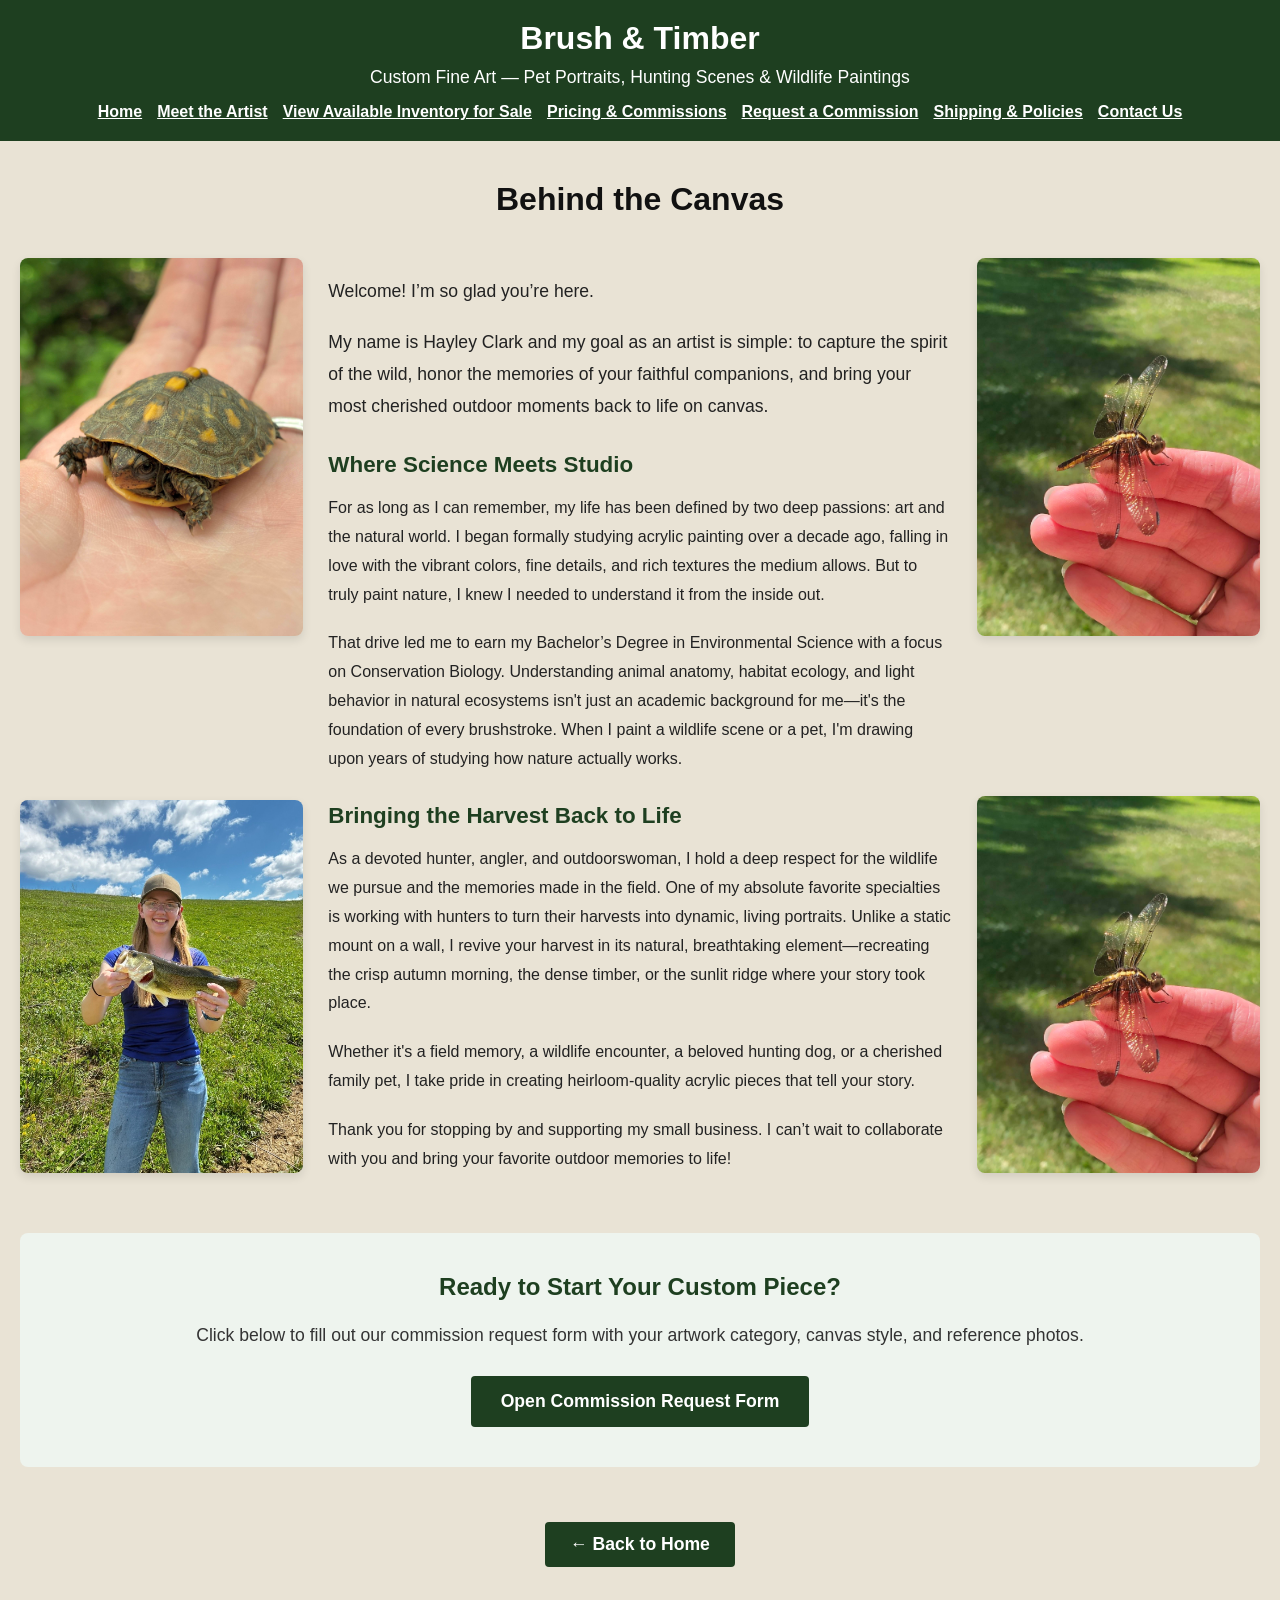
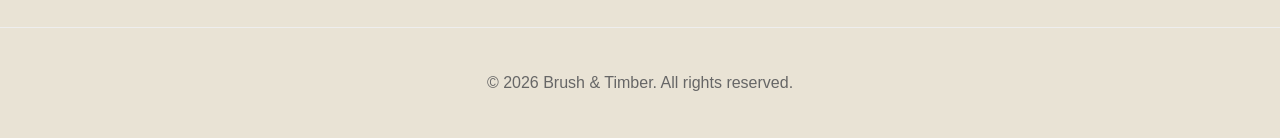
<file: Brush-and-Timber/about-3.html>
<!DOCTYPE html>
<html lang="en">
<head>
    <meta charset="UTF-8">
    <meta name="viewport" content="width=device-width, initial-scale=1.0">
    <title>Meet the Artist | Brush & Timber</title>
    
    <!-- SEO & Search Engine Description -->
    <meta name="description" content="Meet Hayley Clark, the artist behind Brush & Timber. Combining a background in environmental science and conservation biology with a passion for wildlife art and custom portraits.">
    
    <!-- Stylesheet -->
    <link rel="stylesheet" href="style.css">
    
    <!-- Favicon -->
    <link rel="icon" type="image/png" href="wildlife-photo-2.png">
    
    <!-- Apple Touch Icon -->
    <link rel="apple-touch-icon" href="wildlife-photo-2.png">
</head>
<body>

    <!-- Header / Navigation (Consistent 6 Tabs) -->
    <header style="text-align: center; padding: 20px;">
        <h1>Brush & Timber</h1>
        <p>Custom Fine Art — Pet Portraits, Hunting Scenes & Wildlife Paintings</p>
        
        <nav style="margin-top: 15px; display: flex; flex-wrap: wrap; justify-content: center; gap: 15px;">
            <a href="index.html" style="color: white; font-weight: bold; text-decoration: underline;">Home</a>
            <a href="about-3.html" style="color: white; font-weight: bold; text-decoration: underline;">Meet the Artist</a>
            <a href="inventory.html" style="color: white; font-weight: bold; text-decoration: underline;">View Available Inventory for Sale</a>
            <a href="pricing.html" style="color: white; font-weight: bold; text-decoration: underline;">Pricing & Commissions</a>
            <a href="request-commission.html" style="color: white; font-weight: bold; text-decoration: underline;">Request a Commission</a>
            <a href="shipping.html" style="color: white; font-weight: bold; text-decoration: underline;">Shipping & Policies</a>
            <a href="contact-us.html" style="color: white; font-weight: bold; text-decoration: underline;">Contact Us</a>
        </nav>
    </header>

    <main style="max-width: 1350px; margin: 40px auto; padding: 0 20px;">
        <h2 style="font-size: 2rem; margin-bottom: 40px; color: #111; text-align: center;">Behind the Canvas</h2>

        <!-- THREE-COLUMN LAYOUT: Photos Left, Text Center, Photos Right -->
        <div style="display: flex; flex-wrap: wrap; gap: 15px; align-items: stretch; max-width: 1300px; margin: 0 auto;">

            <!-- LEFT COLUMN: Photos spaced to match text height -->
            <div style="flex: 1; min-width: 200px; display: flex; flex-direction: column; justify-content: space-between;">
                <img src="Turtle.jpg" alt="Artist at work" style="width: 100%; border-radius: 8px; box-shadow: 0 4px 10px rgba(0,0,0,0.1);">
                <img src="Artist-photo-2.jpg" alt="Artist studio view" style="width: 100%; border-radius: 8px; box-shadow: 0 4px 10px rgba(0,0,0,0.1);">
            </div>

            <!-- CENTER COLUMN: All Bio Text -->
            <div style="flex: 2.2; min-width: 300px; text-align: left; padding: 0 10px;">
                <p style="line-height: 1.8; color: #222; margin-bottom: 20px; font-size: 1.1rem;">Welcome! I’m so glad you’re here.</p>
                <p style="line-height: 1.8; color: #222; margin-bottom: 30px; font-size: 1.1rem;">My name is Hayley Clark and my goal as an artist is simple: to capture the spirit of the wild, honor the memories of your faithful companions, and bring your most cherished outdoor moments back to life on canvas.</p>

                <h3 style="color: #1e3f20; font-size: 1.4rem; margin-top: 25px; margin-bottom: 15px;">Where Science Meets Studio</h3>
                <p style="line-height: 1.8; color: #222; margin-bottom: 20px;">For as long as I can remember, my life has been defined by two deep passions: art and the natural world. I began formally studying acrylic painting over a decade ago, falling in love with the vibrant colors, fine details, and rich textures the medium allows. But to truly paint nature, I knew I needed to understand it from the inside out.</p>
                <p style="line-height: 1.8; color: #222; margin-bottom: 30px;">That drive led me to earn my Bachelor’s Degree in Environmental Science with a focus on Conservation Biology. Understanding animal anatomy, habitat ecology, and light behavior in natural ecosystems isn't just an academic background for me—it's the foundation of every brushstroke. When I paint a wildlife scene or a pet, I'm drawing upon years of studying how nature actually works.</p>

                <h3 style="color: #1e3f20; font-size: 1.4rem; margin-top: 25px; margin-bottom: 15px;">Bringing the Harvest Back to Life</h3>
                <p style="line-height: 1.8; color: #222; margin-bottom: 20px;">As a devoted hunter, angler, and outdoorswoman, I hold a deep respect for the wildlife we pursue and the memories made in the field. One of my absolute favorite specialties is working with hunters to turn their harvests into dynamic, living portraits. Unlike a static mount on a wall, I revive your harvest in its natural, breathtaking element—recreating the crisp autumn morning, the dense timber, or the sunlit ridge where your story took place.</p>
                <p style="line-height: 1.8; color: #222; margin-bottom: 20px;">Whether it's a field memory, a wildlife encounter, a beloved hunting dog, or a cherished family pet, I take pride in creating heirloom-quality acrylic pieces that tell your story.</p>
                <p style="line-height: 1.8; color: #222; margin: 0;">Thank you for stopping by and supporting my small business. I can’t wait to collaborate with you and bring your favorite outdoor memories to life!</p>
            </div>

            <!-- RIGHT COLUMN: Photos spaced to match text height -->
            <div style="flex: 1; min-width: 200px; display: flex; flex-direction: column; justify-content: space-between;">
                <img src="Dragonfly.jpg" alt="Artist at work view" style="width: 100%; border-radius: 8px; box-shadow: 0 4px 10px rgba(0,0,0,0.1);">
                <img src="Dragonfly.jpg" alt="Artist studio view" style="width: 100%; border-radius: 8px; box-shadow: 0 4px 10px rgba(0,0,0,0.1);">
            </div>

        </div>

        <!-- BOTTOM COMMISSION CALLOUT BOX (Full Width Below Columns) -->
        <div style="text-align: center; background: #eef4ee; padding: 40px; border-radius: 8px; margin-top: 60px;">
            <h3 style="margin-top: 0; color: #1e3f20; font-size: 1.5rem;">Ready to Start Your Custom Piece?</h3>
            <p style="color: #333; margin-bottom: 20px; font-size: 1.1rem;">Click below to fill out our commission request form with your artwork category, canvas style, and reference photos.</p>
            <a href="https://forms.gle/nVcAjmLBrxgjtyv56" target="_blank" class="btn" style="display: inline-block; background-color: #1e3f20; color: white; padding: 15px 30px; text-decoration: none; border-radius: 4px; font-weight: bold; margin-top: 10px; font-size: 1.1rem;">Open Commission Request Form</a>
        </div>

        <!-- Centered Back to Home Button -->
        <div style="text-align: center; margin-top: 40px;">
            <a href="index.html" class="btn" style="font-size: 1.1rem;">← Back to Home</a>
        </div>
    </main>

    <!-- Footer -->
    <footer style="text-align: center; padding: 30px; color: #666; font-size: 1rem; margin-top: 60px; border-top: 1px solid #eee;">
        <p>&copy; 2026 Brush & Timber. All rights reserved.</p>
    </footer>

</body>
</html>
</file>
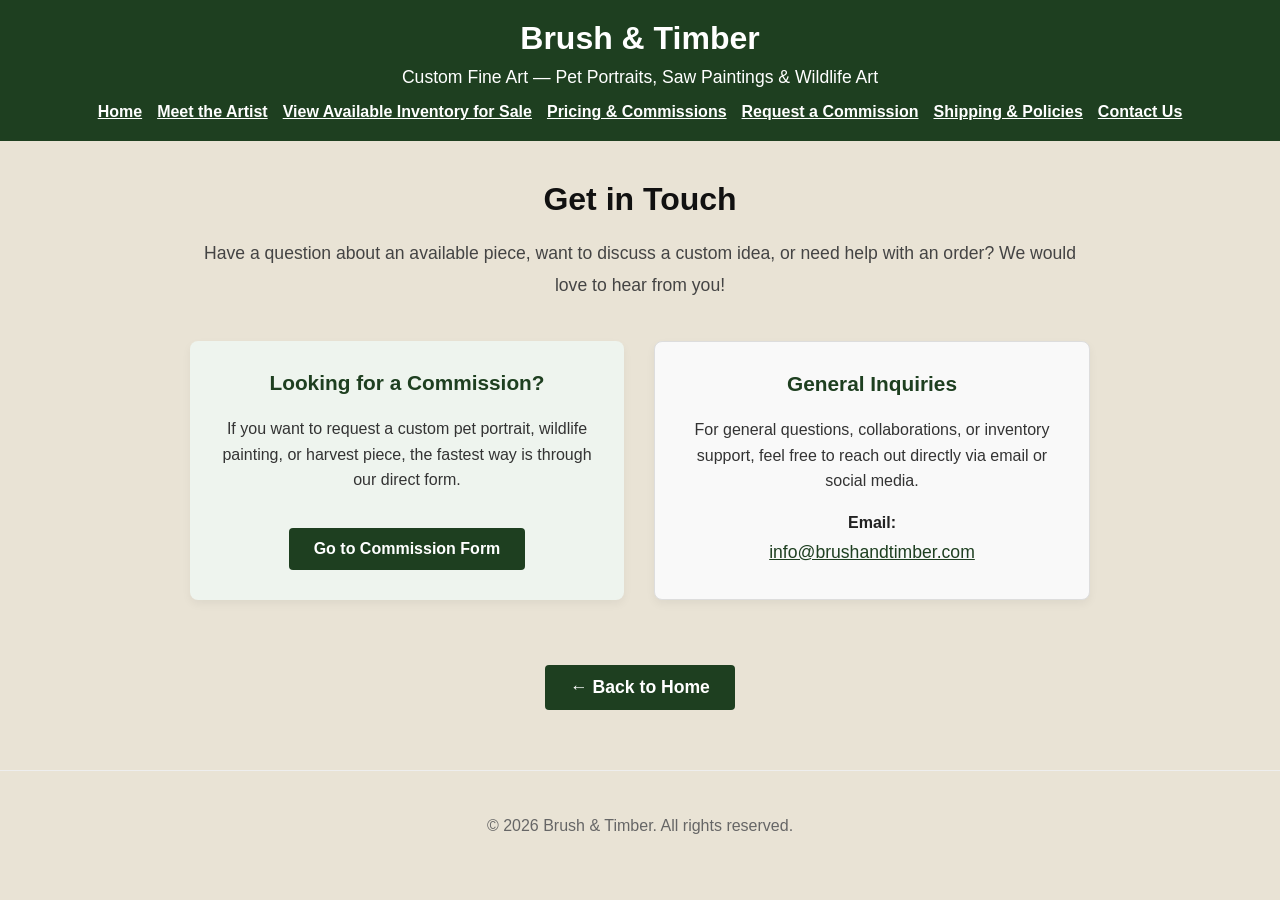
<file: Brush-and-Timber/Contact-Us.html>
<!DOCTYPE html>
<html lang="en">
<head>
    <meta charset="UTF-8">
    <meta name="viewport" content="width=device-width, initial-scale=1.0">
    <title>Contact Us | Brush & Timber</title>
    
    <!-- SEO & Search Engine Description -->
    <meta name="description" content="Get in touch with Brush & Timber. Reach out for custom fine art inquiries, pet portraits, wildlife paintings, and commission questions.">
    
    <!-- Stylesheet -->
    <link rel="stylesheet" href="style.css">
    
    <!-- Favicon -->
    <link rel="icon" type="image/png" href="wildlife-photo-2.png">
    
    <!-- Apple Touch Icon -->
    <link rel="apple-touch-icon" href="wildlife-photo-2.png">
</head>
<body>

    <!-- Header / Navigation (Consistent 7 Tabs Including Contact) -->
    <header style="text-align: center; padding: 20px;">
        <h1>Brush & Timber</h1>
        <p>Custom Fine Art — Pet Portraits, Saw Paintings & Wildlife Art</p>
        
        <nav style="margin-top: 15px; display: flex; flex-wrap: wrap; justify-content: center; gap: 15px;">
            <a href="index.html" style="color: white; font-weight: bold; text-decoration: underline;">Home</a>
            <a href="about.html" style="color: white; font-weight: bold; text-decoration: underline;">Meet the Artist</a>
            <a href="inventory.html" style="color: white; font-weight: bold; text-decoration: underline;">View Available Inventory for Sale</a>
            <a href="pricing.html" style="color: white; font-weight: bold; text-decoration: underline;">Pricing & Commissions</a>
            <a href="request-commission.html" style="color: white; font-weight: bold; text-decoration: underline;">Request a Commission</a>
            <a href="shipping.html" style="color: white; font-weight: bold; text-decoration: underline;">Shipping & Policies</a>
            <a href="contact-us.html" style="color: white; font-weight: bold; text-decoration: underline;">Contact Us</a>
        </nav>
    </header>

    <main style="max-width: 900px; margin: 40px auto; padding: 0 20px; text-align: center;">
        <h2 style="font-size: 2rem; margin-bottom: 20px; color: #111;">Get in Touch</h2>
        <p style="font-size: 1.1rem; color: #444; line-height: 1.8; margin-bottom: 40px;">Have a question about an available piece, want to discuss a custom idea, or need help with an order? We would love to hear from you!</p>

        <!-- Contact Options Container -->
        <div style="display: flex; flex-wrap: wrap; gap: 30px; justify-content: center; margin-bottom: 50px;">
            
            <!-- Commission Form Card -->
            <div style="flex: 1; min-width: 280px; background: #eef4ee; padding: 30px; border-radius: 8px; box-shadow: 0 4px 10px rgba(0,0,0,0.05);">
                <h3 style="color: #1e3f20; margin-top: 0; font-size: 1.3rem;">Looking for a Commission?</h3>
                <p style="color: #333; line-height: 1.6; margin-bottom: 20px;">If you want to request a custom pet portrait, wildlife painting, or harvest piece, the fastest way is through our direct form.</p>
                <a href="request-commission.html" class="btn" style="display: inline-block; background-color: #1e3f20; color: white; padding: 12px 25px; text-decoration: none; border-radius: 4px; font-weight: bold;">Go to Commission Form</a>
            </div>

            <!-- Direct General Inquiry Card -->
            <div style="flex: 1; min-width: 280px; background: #f9f9f9; padding: 30px; border-radius: 8px; box-shadow: 0 4px 10px rgba(0,0,0,0.05); border: 1px solid #ddd;">
                <h3 style="color: #1e3f20; margin-top: 0; font-size: 1.3rem;">General Inquiries</h3>
                <p style="color: #333; line-height: 1.6; margin-bottom: 20px;">For general questions, collaborations, or inventory support, feel free to reach out directly via email or social media.</p>
                <p style="font-weight: bold; color: #222; margin-bottom: 10px;">Email:</p>
                <a href="mailto:info@brushandtimber.com" style="color: #1e3f20; text-decoration: underline; font-size: 1.1rem;">info@brushandtimber.com</a>
            </div>

        </div>

        <!-- Centered Back to Home Button -->
        <div style="margin-top: 20px;">
            <a href="index.html" class="btn" style="font-size: 1.1rem;">← Back to Home</a>
        </div>
    </main>

    <!-- Footer -->
    <footer style="text-align: center; padding: 30px; color: #666; font-size: 1rem; margin-top: 60px; border-top: 1px solid #eee;">
        <p>&copy; 2026 Brush & Timber. All rights reserved.</p>
    </footer>

</body>
</html>
</file>
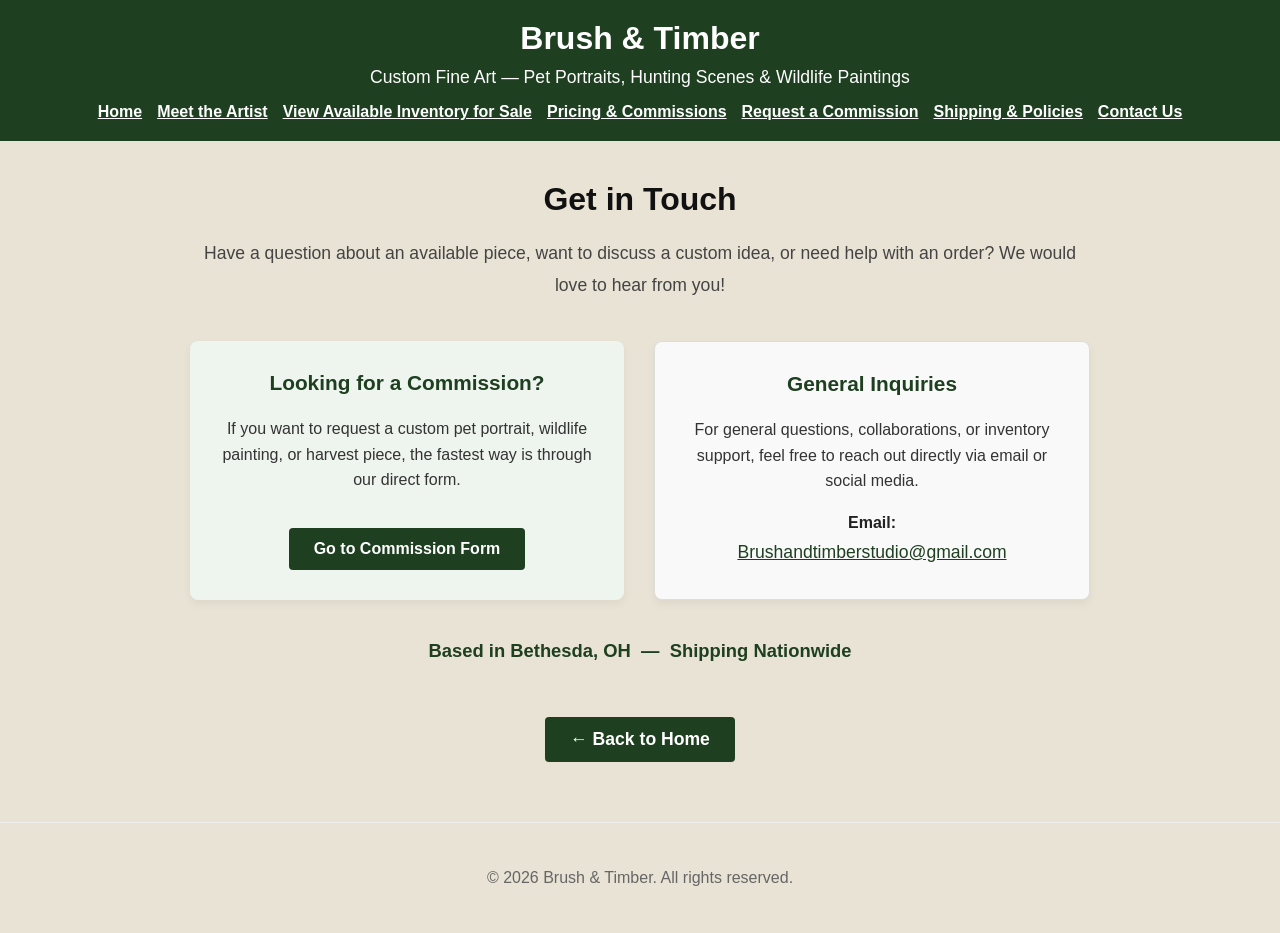
<file: Brush-and-Timber/contact-us.html>
<!DOCTYPE html>
<html lang="en">
<head>
    <meta charset="UTF-8">
    <meta name="viewport" content="width=device-width, initial-scale=1.0">
    <title>Contact Us | Brush & Timber</title>
    
    <!-- SEO & Search Engine Description -->
    <meta name="description" content="Get in touch with Brush & Timber. Reach out for custom fine art inquiries, pet portraits, wildlife paintings, and commission questions.">
    
    <!-- Stylesheet -->
    <link rel="stylesheet" href="style.css">
    
    <!-- Favicon -->
    <link rel="icon" type="image/png" href="wildlife-photo-2.png">
    
    <!-- Apple Touch Icon -->
    <link rel="apple-touch-icon" href="wildlife-photo-2.png">
</head>
<body>

    <!-- Header / Navigation (Consistent 7 Tabs Including Contact) -->
    <header style="text-align: center; padding: 20px;">
        <h1>Brush & Timber</h1>
        <p>Custom Fine Art — Pet Portraits, Hunting Scenes & Wildlife Paintings</p>
        
        <nav style="margin-top: 15px; display: flex; flex-wrap: wrap; justify-content: center; gap: 15px;">
            <a href="index.html" style="color: white; font-weight: bold; text-decoration: underline;">Home</a>
            <a href="about-3.html" style="color: white; font-weight: bold; text-decoration: underline;">Meet the Artist</a>
            <a href="inventory.html" style="color: white; font-weight: bold; text-decoration: underline;">View Available Inventory for Sale</a>
            <a href="pricing.html" style="color: white; font-weight: bold; text-decoration: underline;">Pricing & Commissions</a>
            <a href="request-commission.html" style="color: white; font-weight: bold; text-decoration: underline;">Request a Commission</a>
            <a href="shipping.html" style="color: white; font-weight: bold; text-decoration: underline;">Shipping & Policies</a>
            <a href="contact-us.html" style="color: white; font-weight: bold; text-decoration: underline;">Contact Us</a>
        </nav>
    </header>

    <main style="max-width: 900px; margin: 40px auto; padding: 0 20px; text-align: center;">
        <h2 style="font-size: 2rem; margin-bottom: 20px; color: #111;">Get in Touch</h2>
        <p style="font-size: 1.1rem; color: #444; line-height: 1.8; margin-bottom: 40px;">Have a question about an available piece, want to discuss a custom idea, or need help with an order? We would love to hear from you!</p>

        <!-- Contact Options Container -->
        <div style="display: flex; flex-wrap: wrap; gap: 30px; justify-content: center; margin-bottom: 40px;">
            
            <!-- Commission Form Card -->
            <div style="flex: 1; min-width: 280px; background: #eef4ee; padding: 30px; border-radius: 8px; box-shadow: 0 4px 10px rgba(0,0,0,0.05);">
                <h3 style="color: #1e3f20; margin-top: 0; font-size: 1.3rem;">Looking for a Commission?</h3>
                <p style="color: #333; line-height: 1.6; margin-bottom: 20px;">If you want to request a custom pet portrait, wildlife painting, or harvest piece, the fastest way is through our direct form.</p>
                <a href="request-commission.html" class="btn" style="display: inline-block; background-color: #1e3f20; color: white; padding: 12px 25px; text-decoration: none; border-radius: 4px; font-weight: bold;">Go to Commission Form</a>
            </div>

            <!-- Direct General Inquiry Card -->
            <div style="flex: 1; min-width: 280px; background: #f9f9f9; padding: 30px; border-radius: 8px; box-shadow: 0 4px 10px rgba(0,0,0,0.05); border: 1px solid #ddd;">
                <h3 style="color: #1e3f20; margin-top: 0; font-size: 1.3rem;">General Inquiries</h3>
                <p style="color: #333; line-height: 1.6; margin-bottom: 20px;">For general questions, collaborations, or inventory support, feel free to reach out directly via email or social media.</p>
                <p style="font-weight: bold; color: #222; margin-bottom: 10px;">Email:</p>
                <a href="mailto:Brushandtimberstudio@gmail.com" style="color: #1e3f20; text-decoration: underline; font-size: 1.1rem;">Brushandtimberstudio@gmail.com</a>
            </div>

        </div>

        <!-- Centered Location & Shipping Note -->
        <p style="font-size: 1.15rem; font-weight: bold; color: #1e3f20; margin-bottom: 40px;">Based in Bethesda, OH &nbsp;—&nbsp; Shipping Nationwide</p>

        <!-- Centered Back to Home Button -->
        <div style="margin-top: 20px;">
            <a href="index.html" class="btn" style="font-size: 1.1rem;">← Back to Home</a>
        </div>
    </main>

    <!-- Footer -->
    <footer style="text-align: center; padding: 30px; color: #666; font-size: 1rem; margin-top: 60px; border-top: 1px solid #eee;">
        <p>&copy; 2026 Brush & Timber. All rights reserved.</p>
    </footer>

</body>
</html>
</file>
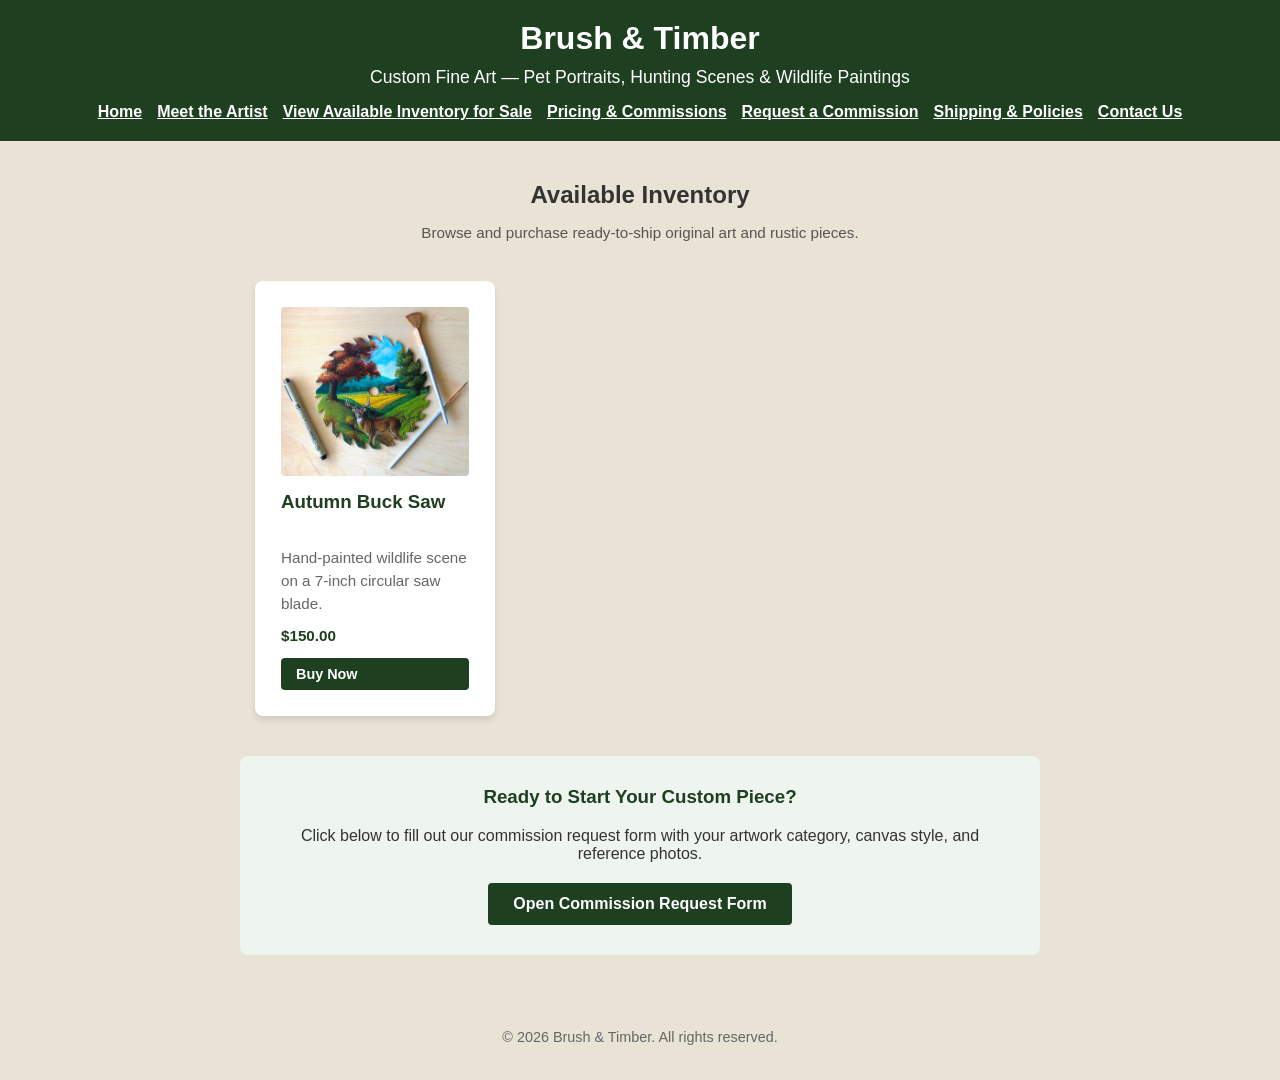
<file: Brush-and-Timber/inventory.html>
<!DOCTYPE html>
<html lang="en">
<head>
    <meta charset="UTF-8">
    <meta name="viewport" content="width=device-width, initial-scale=1.0">
    <title>Available Inventory | Brush & Timber</title>
    <link rel="stylesheet" href="style.css">
    <link rel="icon" type="image/png" href="wildlife-photo-2.png">
</head>
<body>
    <header style="text-align: center; padding: 20px;">
        <h1>Brush & Timber</h1>
        <p>Custom Fine Art — Pet Portraits, Hunting Scenes & Wildlife Paintings</p>
        
        <!-- RESPONSIVE NAVIGATION (6 Tabs) -->
        <nav style="margin-top: 15px; display: flex; flex-wrap: wrap; justify-content: center; gap: 15px;">
            <a href="index.html" style="color: white; font-weight: bold; text-decoration: underline;">Home</a>
            <a href="about-3.html" style="color: white; font-weight: bold; text-decoration: underline;">Meet the Artist</a>
            <a href="inventory.html" style="color: white; font-weight: bold; text-decoration: underline;">View Available Inventory for Sale</a>
            <a href="pricing.html" style="color: white; font-weight: bold; text-decoration: underline;">Pricing & Commissions</a>
            <a href="request-commission.html" style="color: white; font-weight: bold; text-decoration: underline;">Request a Commission</a>
            <a href="shipping.html" style="color: white; font-weight: bold; text-decoration: underline;">Shipping & Policies</a>
            <a href="contact-us.html" style="color: white; font-weight: bold; text-decoration: underline;">Contact Us</a>
        </nav>
    </header>
        
    <main style="max-width: 800px; margin: 40px auto; padding: 0 20px;">
        <h2 style="font-size: 1.5rem; margin-bottom: 5px;">Available Inventory</h2>
        <p style="font-size: 0.95rem; color: #555; margin-bottom: 30px;">Browse and purchase ready-to-ship original art and rustic pieces.</p>
        
        <div class="galleries">
            <!-- Example Item Card -->
            <div class="card">
                <a href="Saw-paintings/deer-saw-painting-1.jpg" target="_blank" style="display: block;">
                    <img src="Saw-paintings/deer-saw-painting-1.jpg" alt="Available Saw Painting" style="width: 100%; display: block; margin-bottom: 0;">
                </a>
                <h3 style="margin-top: 15px;">Autumn Buck Saw</h3>
                <p>Hand-painted wildlife scene on a 7-inch circular saw blade.</p>
                <p style="font-weight: bold; color: #1e3f20; margin-top: 10px;">$150.00</p>
                <a href="https://square.link/u/vZ1EDrxz" class="btn" target="_blank" style="padding: 8px 15px; font-size: 0.9em; margin-top: 10px;">Buy Now</a>
            </div>
        </div>

        <!-- BOTTOM COMMISSION CALLOUT BOX -->
        <div style="text-align: center; background: #eef4ee; padding: 30px; border-radius: 8px; margin-top: 40px;">
            <h3 style="margin-top: 0; color: #1e3f20;">Ready to Start Your Custom Piece?</h3>
            <p style="color: #333; margin-bottom: 15px;">Click below to fill out our commission request form with your artwork category, canvas style, and reference photos.</p>
            <a href="https://forms.gle/nVcAjmLBrxgjtyv56" target="_blank" class="btn" style="display: inline-block; background-color: #1e3f20; color: white; padding: 12px 25px; text-decoration: none; border-radius: 4px; font-weight: bold; margin-top: 5px;">Open Commission Request Form</a>
        </div>
    </main>  

    <footer style="text-align: center; padding: 20px; color: #666; font-size: 0.9rem; margin-top: 40px;">
        <p>&copy; 2026 Brush & Timber. All rights reserved.</p>
    </footer>
</body>
</html>
</file>
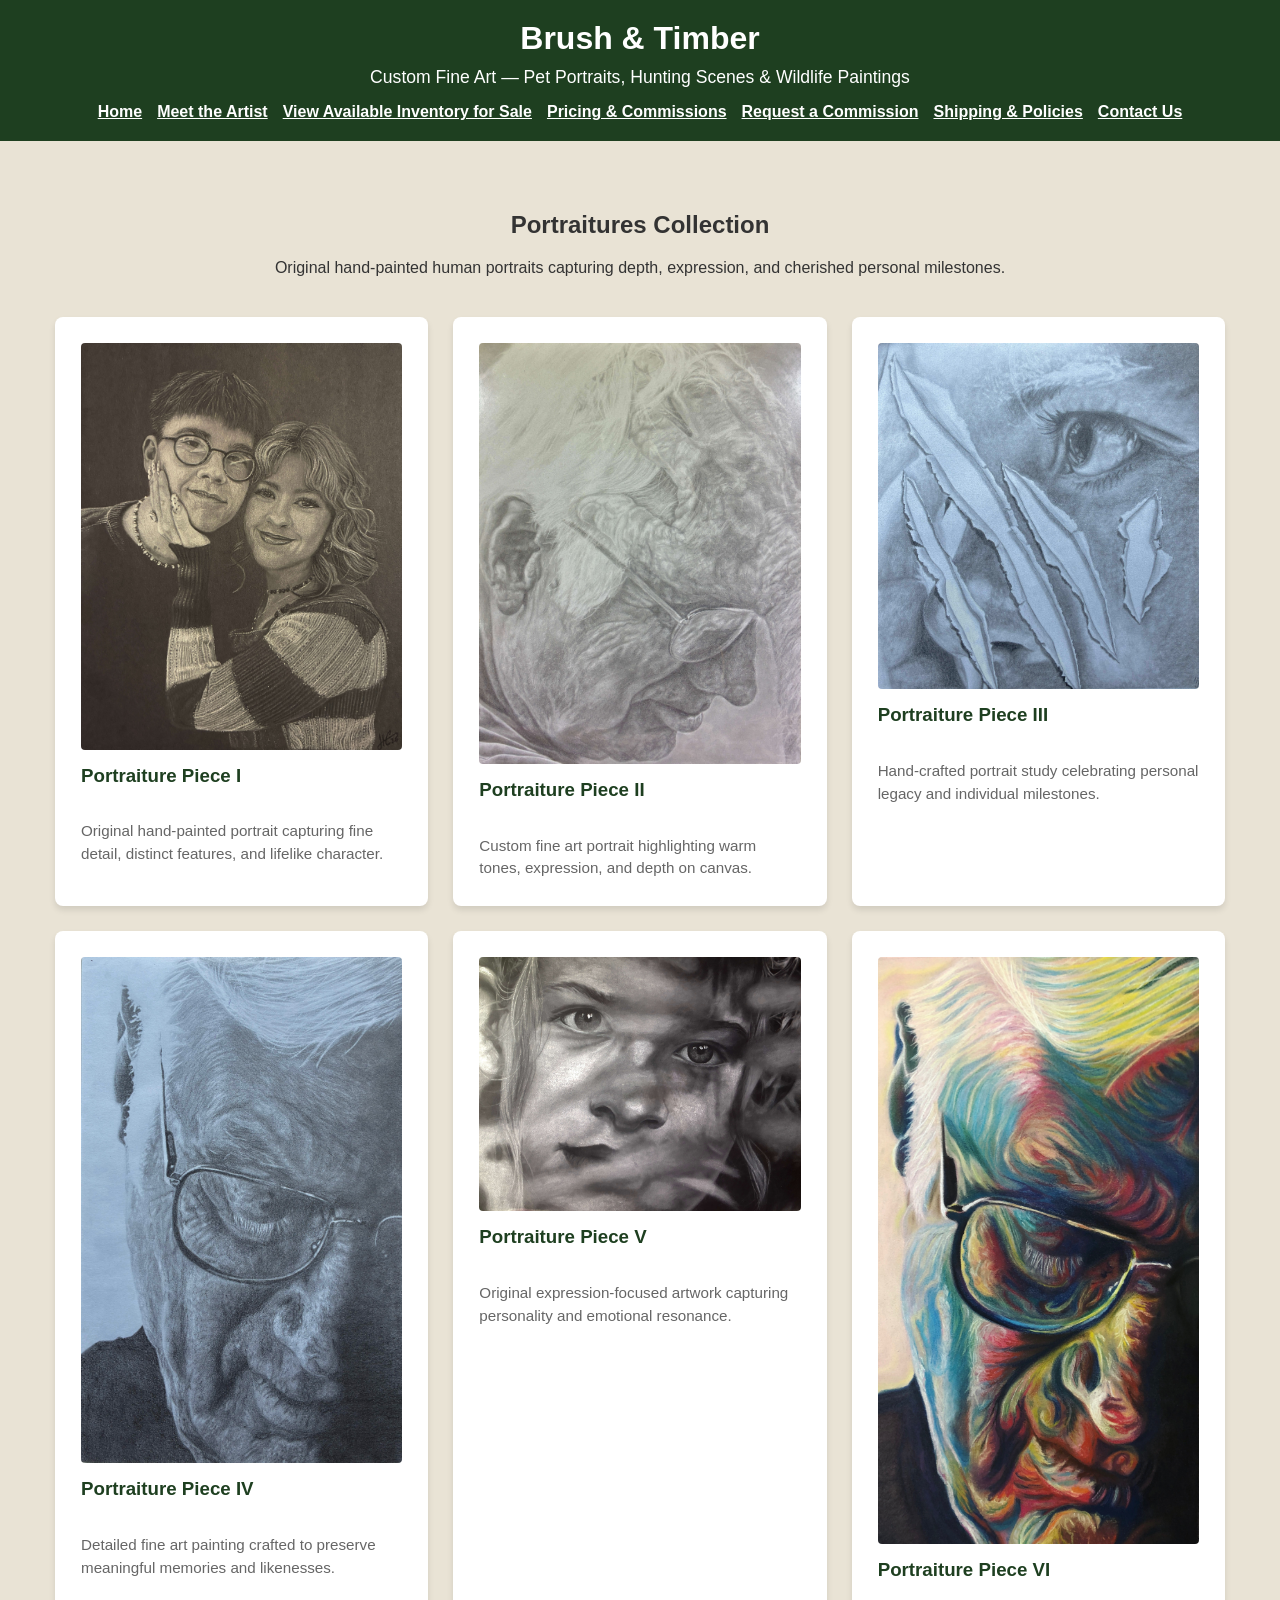
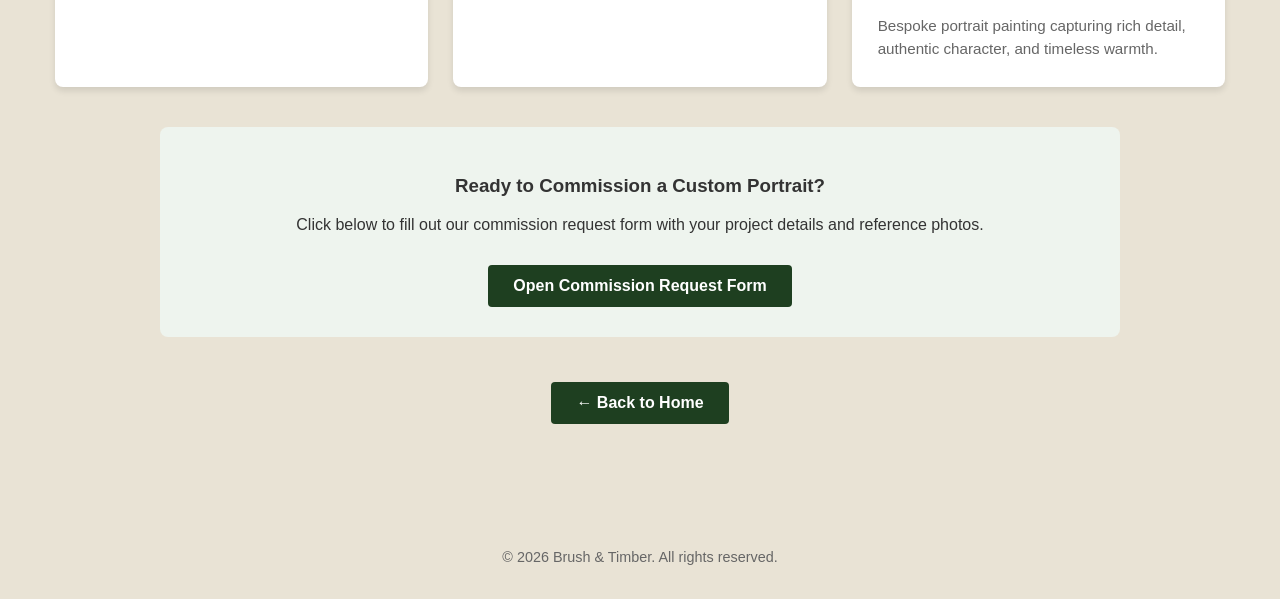
<file: Brush-and-Timber/people-art.html>
<!DOCTYPE html>
<html lang="en">
<head>
    <meta charset="UTF-8">
    <meta name="viewport" content="width=device-width, initial-scale=1.0">
    <title>Portraitures Collection | Brush & Timber</title>
    <link rel="stylesheet" href="style.css">
    <link rel="icon" type="image/png" href="wildlife-photo-2.png">
</head>
<body>

    <header style="text-align: center; padding: 20px;">
        <h1>Brush & Timber</h1>
        <p>Custom Fine Art — Pet Portraits, Hunting Scenes & Wildlife Paintings</p>
        
        <!-- RESPONSIVE NAVIGATION (7 Tabs Including Contact) -->
        <nav style="margin-top: 15px; display: flex; flex-wrap: wrap; justify-content: center; gap: 15px;">
            <a href="index.html" style="color: white; font-weight: bold; text-decoration: underline;">Home</a>
            <a href="about-3.html" style="color: white; font-weight: bold; text-decoration: underline;">Meet the Artist</a>
            <a href="inventory.html" style="color: white; font-weight: bold; text-decoration: underline;">View Available Inventory for Sale</a>
            <a href="pricing.html" style="color: white; font-weight: bold; text-decoration: underline;">Pricing & Commissions</a>
            <a href="request-commission.html" style="color: white; font-weight: bold; text-decoration: underline;">Request a Commission</a>
            <a href="shipping.html" style="color: white; font-weight: bold; text-decoration: underline;">Shipping & Policies</a>
            <a href="contact-us.html" style="color: white; font-weight: bold; text-decoration: underline;">Contact Us</a>
        </nav>
    </header>

    <section class="content">
        <h2 style="margin-bottom: 20px;">Portraitures Collection</h2>
        <p style="margin-bottom: 30px;">Original hand-painted human portraits capturing depth, expression, and cherished personal milestones.</p>

        <div class="galleries">
            <div class="card">
                <a href="People-art/people-art-1.jpg" target="_blank" style="display: block;">
                    <img src="People-art/people-art-1.jpg" alt="Portraiture Piece 1" style="width: 100%; display: block; margin-bottom: 0;">
                </a>
                <h3 style="margin-top: 15px;">Portraiture Piece I</h3>
                <p>Original hand-painted portrait capturing fine detail, distinct features, and lifelike character.</p>
            </div>
            
            <div class="card">
                <a href="People-art/people-art-2.jpg" target="_blank" style="display: block;">
                    <img src="People-art/people-art-2.jpg" alt="Portraiture Piece 2" style="width: 100%; display: block; margin-bottom: 0;">
                </a>
                <h3 style="margin-top: 15px;">Portraiture Piece II</h3>
                <p>Custom fine art portrait highlighting warm tones, expression, and depth on canvas.</p>
            </div>

            <div class="card">
                <a href="People-art/people-art-3.jpg" target="_blank" style="display: block;">
                    <img src="People-art/people-art-3.jpg" alt="Portraiture Piece 3" style="width: 100%; display: block; margin-bottom: 0;">
                </a>
                <h3 style="margin-top: 15px;">Portraiture Piece III</h3>
                <p>Hand-crafted portrait study celebrating personal legacy and individual milestones.</p>
            </div>

            <div class="card">
                <a href="People-art/people-art-4.jpg" target="_blank" style="display: block;">
                    <img src="People-art/people-art-4.jpg" alt="Portraiture Piece 4" style="width: 100%; display: block; margin-bottom: 0;">
                </a>
                <h3 style="margin-top: 15px;">Portraiture Piece IV</h3>
                <p>Detailed fine art painting crafted to preserve meaningful memories and likenesses.</p>
            </div>

            <div class="card">
                <a href="People-art/people-art-5.jpg" target="_blank" style="display: block;">
                    <img src="People-art/people-art-5.jpg" alt="Portraiture Piece 5" style="width: 100%; display: block; margin-bottom: 0;">
                </a>
                <h3 style="margin-top: 15px;">Portraiture Piece V</h3>
                <p>Original expression-focused artwork capturing personality and emotional resonance.</p>
            </div>

            <div class="card">
                <a href="People-art/people-art-6.jpg" target="_blank" style="display: block;">
                    <img src="People-art/people-art-6.jpg" alt="Portraiture Piece 6" style="width: 100%; display: block; margin-bottom: 0;">
                </a>
                <h3 style="margin-top: 15px;">Portraiture Piece VI</h3>
                <p>Bespoke portrait painting capturing rich detail, authentic character, and timeless warmth.</p>
            </div>
        </div>

        <!-- BOTTOM COMMISSION CALLOUT BOX -->
        <div style="text-align: center; background: #eef4ee; padding: 30px; border-radius: 8px; margin-top: 40px; max-width: 900px; margin-left: auto; margin-right: auto;">
            <h3>Ready to Commission a Custom Portrait?</h3>
            <p>Click below to fill out our commission request form with your project details and reference photos.</p>
            <a href="https://forms.gle/nVcAjmLBrxgjtyv56" target="_blank" class="btn" style="display: inline-block; background-color: #1e3f20; color: white; padding: 12px 25px; text-decoration: none; border-radius: 4px; font-weight: bold; margin-top: 15px;">Open Commission Request Form</a>
        </div>

        <!-- Centered Back to Home Button -->
        <div style="text-align: center; margin-top: 30px;">
            <a href="index.html" class="btn">← Back to Home</a>
        </div>
    </section>

    <footer style="text-align: center; padding: 20px; color: #666; font-size: 0.9rem; margin-top: 40px;">
        <p>&copy; 2026 Brush & Timber. All rights reserved.</p>
    </footer>

</body>
</html>
</file>
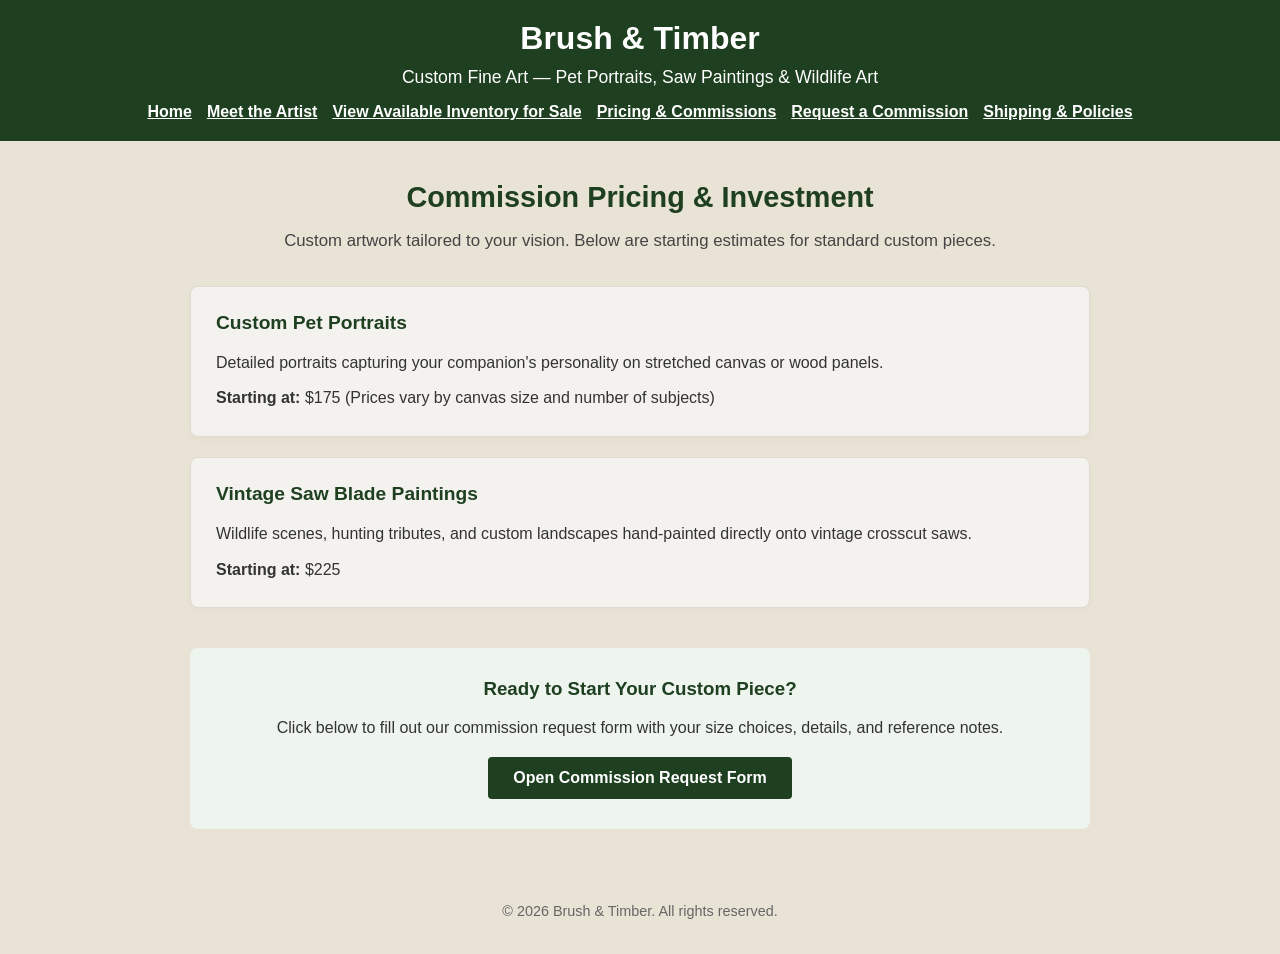
<file: Brush-and-Timber/Pricing.html>
<!DOCTYPE html>
<html lang="en">
<head>
    <meta charset="UTF-8">
    <meta name="viewport" content="width=device-width, initial-scale=1.0">
    <title>Pricing & Commissions | Brush & Timber</title>
    <link rel="stylesheet" href="style.css">
</head>
<body>

    <header style="text-align: center; padding: 20px;">
        <h1>Brush & Timber</h1>
        <p>Custom Fine Art — Pet Portraits, Saw Paintings & Wildlife Art</p>
        
        <!-- RESPONSIVE NAVIGATION (6 Tabs) -->
        <nav style="margin-top: 15px; display: flex; flex-wrap: wrap; justify-content: center; gap: 15px;">
            <a href="index.html" style="color: white; font-weight: bold; text-decoration: underline;">Home</a>
            <a href="about.html" style="color: white; font-weight: bold; text-decoration: underline;">Meet the Artist</a>
            <a href="inventory.html" style="color: white; font-weight: bold; text-decoration: underline;">View Available Inventory for Sale</a>
            <a href="pricing.html" style="color: white; font-weight: bold; text-decoration: underline;">Pricing & Commissions</a>
            <a href="request-commission.html" style="color: white; font-weight: bold; text-decoration: underline;">Request a Commission</a>
            <a href="shipping.html" style="color: white; font-weight: bold; text-decoration: underline;">Shipping & Policies</a>
        </nav>
    </header>

    <main style="max-width: 900px; margin: 40px auto; padding: 0 20px;">
        
        <!-- PAGE HEADER -->
        <div style="text-align: center; margin-bottom: 35px;">
            <h2 style="margin-bottom: 10px; font-size: 1.8rem; color: #1e3f20;">Commission Pricing & Investment</h2>
            <p style="color: #444; font-size: 1.05rem;">Custom artwork tailored to your vision. Below are starting estimates for standard custom pieces.</p>
        </div>

        <!-- PRICING CARDS CONTAINER -->
        <div style="display: flex; flex-direction: column; gap: 20px;">
            
            <!-- Card 1: Pet Portraits -->
            <div style="background: #f4f2ee; border: 1px solid #e0dbd1; border-radius: 8px; padding: 25px; box-shadow: 0 4px 6px rgba(0,0,0,0.02); text-align: left;">
                <h3 style="color: #1e3f20; font-size: 1.2rem; margin-top: 0; margin-bottom: 10px;">Custom Pet Portraits</h3>
                <p style="margin-bottom: 10px; line-height: 1.6; color: #333;">Detailed portraits capturing your companion's personality on stretched canvas or wood panels.</p>
                <p style="margin: 0; line-height: 1.6; color: #333;"><strong>Starting at:</strong> $175 (Prices vary by canvas size and number of subjects)</p>
            </div>

            <!-- Card 2: Saw Blade Art -->
            <div style="background: #f4f2ee; border: 1px solid #e0dbd1; border-radius: 8px; padding: 25px; box-shadow: 0 4px 6px rgba(0,0,0,0.02); text-align: left;">
                <h3 style="color: #1e3f20; font-size: 1.2rem; margin-top: 0; margin-bottom: 10px;">Vintage Saw Blade Paintings</h3>
                <p style="margin-bottom: 10px; line-height: 1.6; color: #333;">Wildlife scenes, hunting tributes, and custom landscapes hand-painted directly onto vintage crosscut saws.</p>
                <p style="margin: 0; line-height: 1.6; color: #333;"><strong>Starting at:</strong> $225</p>
            </div>

        </div>

        <!-- BOTTOM COMMISSION CALLOUT BOX -->
        <div style="text-align: center; background: #eef4ee; padding: 30px; border-radius: 8px; margin-top: 40px;">
            <h3 style="margin-top: 0; color: #1e3f20;">Ready to Start Your Custom Piece?</h3>
            <p style="color: #333; margin-bottom: 15px;">Click below to fill out our commission request form with your size choices, details, and reference notes.</p>
            <a href="https://forms.gle/nVcAjmLBrxgjtyv56" target="_blank" class="btn" style="display: inline-block; background-color: #1e3f20; color: white; padding: 12px 25px; text-decoration: none; border-radius: 4px; font-weight: bold; margin-top: 5px;">Open Commission Request Form</a>
        </div>

    </main>

    <footer style="text-align: center; padding: 20px; color: #666; font-size: 0.9rem; margin-top: 40px;">
        <p>&copy; 2026 Brush & Timber. All rights reserved.</p>
    </footer>

</body>
</html>
</file>
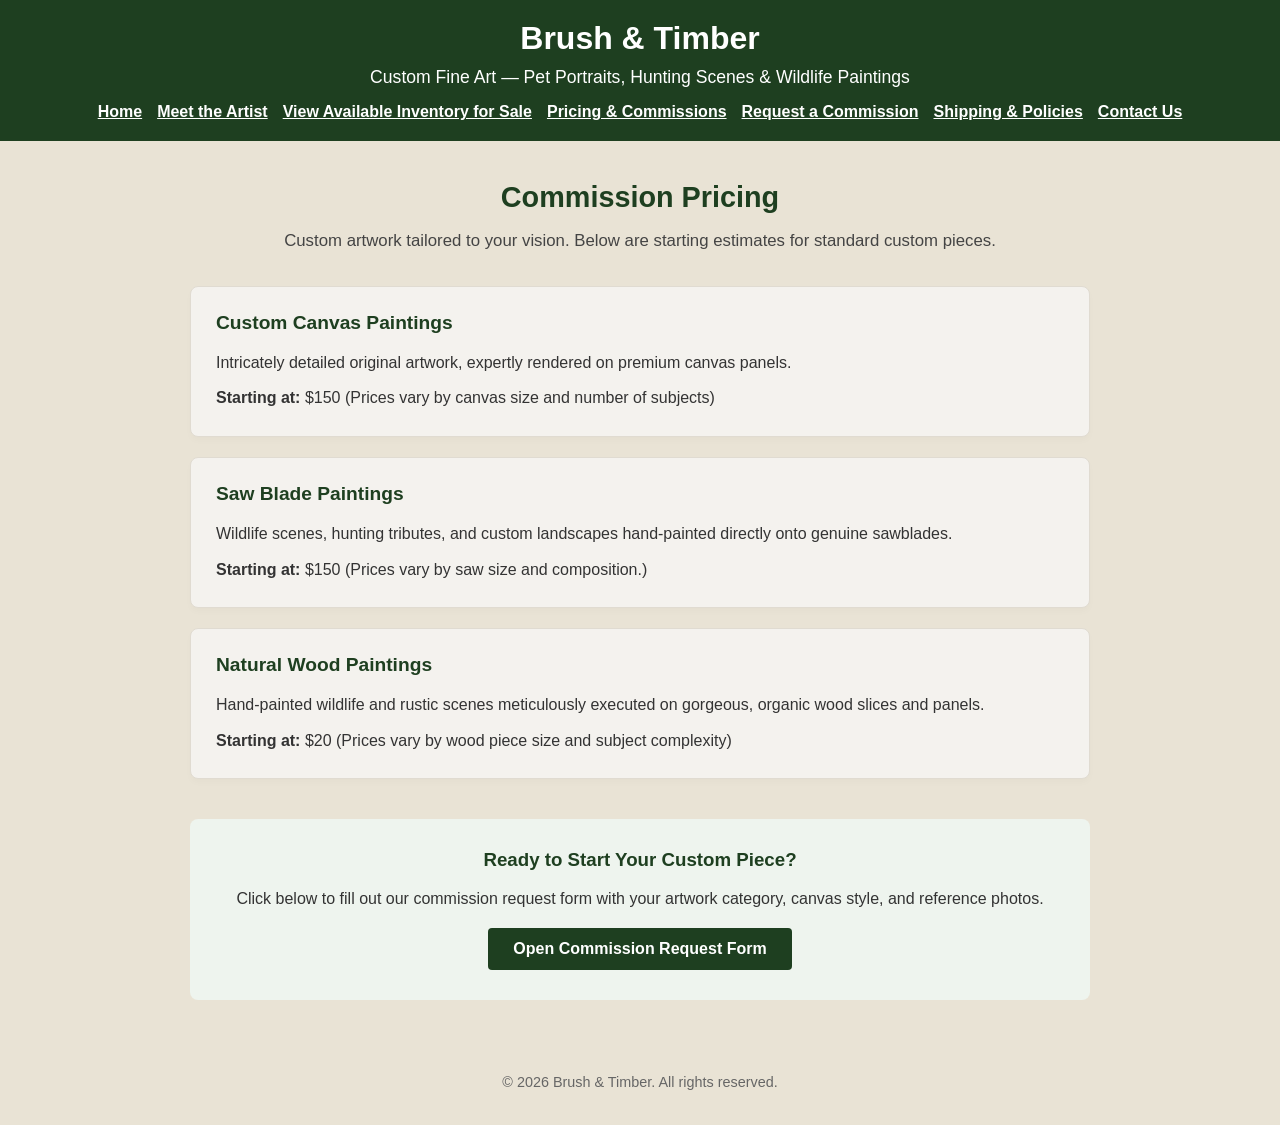
<file: Brush-and-Timber/pricing.html>
<!DOCTYPE html>
<html lang="en">
<head>
    <meta charset="UTF-8">
    <meta name="viewport" content="width=device-width, initial-scale=1.0">
    <title>Pricing & Commissions | Brush & Timber</title>
    <link rel="stylesheet" href="style.css">
    <link rel="icon" type="image/png" href="wildlife-photo-2.png">
</head>
<body>

    <header style="text-align: center; padding: 20px;">
        <h1>Brush & Timber</h1>
        <p>Custom Fine Art — Pet Portraits, Hunting Scenes & Wildlife Paintings</p>
        
        <!-- RESPONSIVE NAVIGATION (6 Tabs) -->
        <nav style="margin-top: 15px; display: flex; flex-wrap: wrap; justify-content: center; gap: 15px;">
            <a href="index.html" style="color: white; font-weight: bold; text-decoration: underline;">Home</a>
            <a href="about-3.html" style="color: white; font-weight: bold; text-decoration: underline;">Meet the Artist</a>
            <a href="inventory.html" style="color: white; font-weight: bold; text-decoration: underline;">View Available Inventory for Sale</a>
            <a href="pricing.html" style="color: white; font-weight: bold; text-decoration: underline;">Pricing & Commissions</a>
            <a href="request-commission.html" style="color: white; font-weight: bold; text-decoration: underline;">Request a Commission</a>
            <a href="shipping.html" style="color: white; font-weight: bold; text-decoration: underline;">Shipping & Policies</a>
            <a href="contact-us.html" style="color: white; font-weight: bold; text-decoration: underline;">Contact Us</a>
        </nav>
    </header>

    <main style="max-width: 900px; margin: 40px auto; padding: 0 20px;">
        
        <!-- PAGE HEADER -->
        <div style="text-align: center; margin-bottom: 35px;">
            <h2 style="margin-bottom: 10px; font-size: 1.8rem; color: #1e3f20;">Commission Pricing</h2>
            <p style="color: #444; font-size: 1.05rem;">Custom artwork tailored to your vision. Below are starting estimates for standard custom pieces.</p>
        </div>

        <!-- PRICING CARDS CONTAINER -->
        <div style="display: flex; flex-direction: column; gap: 20px;">
            
            <!-- Card 1: Custom Canvas Paintings -->
            <div style="background: #f4f2ee; border: 1px solid #e0dbd1; border-radius: 8px; padding: 25px; box-shadow: 0 4px 6px rgba(0,0,0,0.02); text-align: left;">
                <h3 style="color: #1e3f20; font-size: 1.2rem; margin-top: 0; margin-bottom: 10px;">Custom Canvas Paintings</h3>
                <p style="margin-bottom: 10px; line-height: 1.6; color: #333;">Intricately detailed original artwork, expertly rendered on premium canvas panels.</p>
                <p style="margin: 0; line-height: 1.6; color: #333;"><strong>Starting at:</strong> $150 (Prices vary by canvas size and number of subjects)</p>
            </div>

            <!-- Card 2: Saw Blade Art -->
            <div style="background: #f4f2ee; border: 1px solid #e0dbd1; border-radius: 8px; padding: 25px; box-shadow: 0 4px 6px rgba(0,0,0,0.02); text-align: left;">
                <h3 style="color: #1e3f20; font-size: 1.2rem; margin-top: 0; margin-bottom: 10px;">Saw Blade Paintings</h3>
                <p style="margin-bottom: 10px; line-height: 1.6; color: #333;">Wildlife scenes, hunting tributes, and custom landscapes hand-painted directly onto genuine sawblades.</p>
                <p style="margin: 0; line-height: 1.6; color: #333;"><strong>Starting at:</strong> $150 (Prices vary by saw size and composition.)</p>
            </div>

            <!-- Card 3: Natural Wood Paintings -->
            <div style="background: #f4f2ee; border: 1px solid #e0dbd1; border-radius: 8px; padding: 25px; box-shadow: 0 4px 6px rgba(0,0,0,0.02); text-align: left;">
                <h3 style="color: #1e3f20; font-size: 1.2rem; margin-top: 0; margin-bottom: 10px;">Natural Wood Paintings</h3>
                <p style="margin-bottom: 10px; line-height: 1.6; color: #333;">Hand-painted wildlife and rustic scenes meticulously executed on gorgeous, organic wood slices and panels.</p>
                <p style="margin: 0; line-height: 1.6; color: #333;"><strong>Starting at:</strong> $20 (Prices vary by wood piece size and subject complexity)</p>
            </div>

        </div>

        <!-- BOTTOM COMMISSION CALLOUT BOX -->
        <div style="text-align: center; background: #eef4ee; padding: 30px; border-radius: 8px; margin-top: 40px;">
            <h3 style="margin-top: 0; color: #1e3f20;">Ready to Start Your Custom Piece?</h3>
            <p style="color: #333; margin-bottom: 15px;">Click below to fill out our commission request form with your artwork category, canvas style, and reference photos.</p>
            <a href="https://forms.gle/nVcAjmLBrxgjtyv56" target="_blank" class="btn" style="display: inline-block; background-color: #1e3f20; color: white; padding: 12px 25px; text-decoration: none; border-radius: 4px; font-weight: bold; margin-top: 5px;">Open Commission Request Form</a>
        </div>

    </main>

    <footer style="text-align: center; padding: 20px; color: #666; font-size: 0.9rem; margin-top: 40px;">
        <p>&copy; 2026 Brush & Timber. All rights reserved.</p>
    </footer>

</body>
</html>
</file>
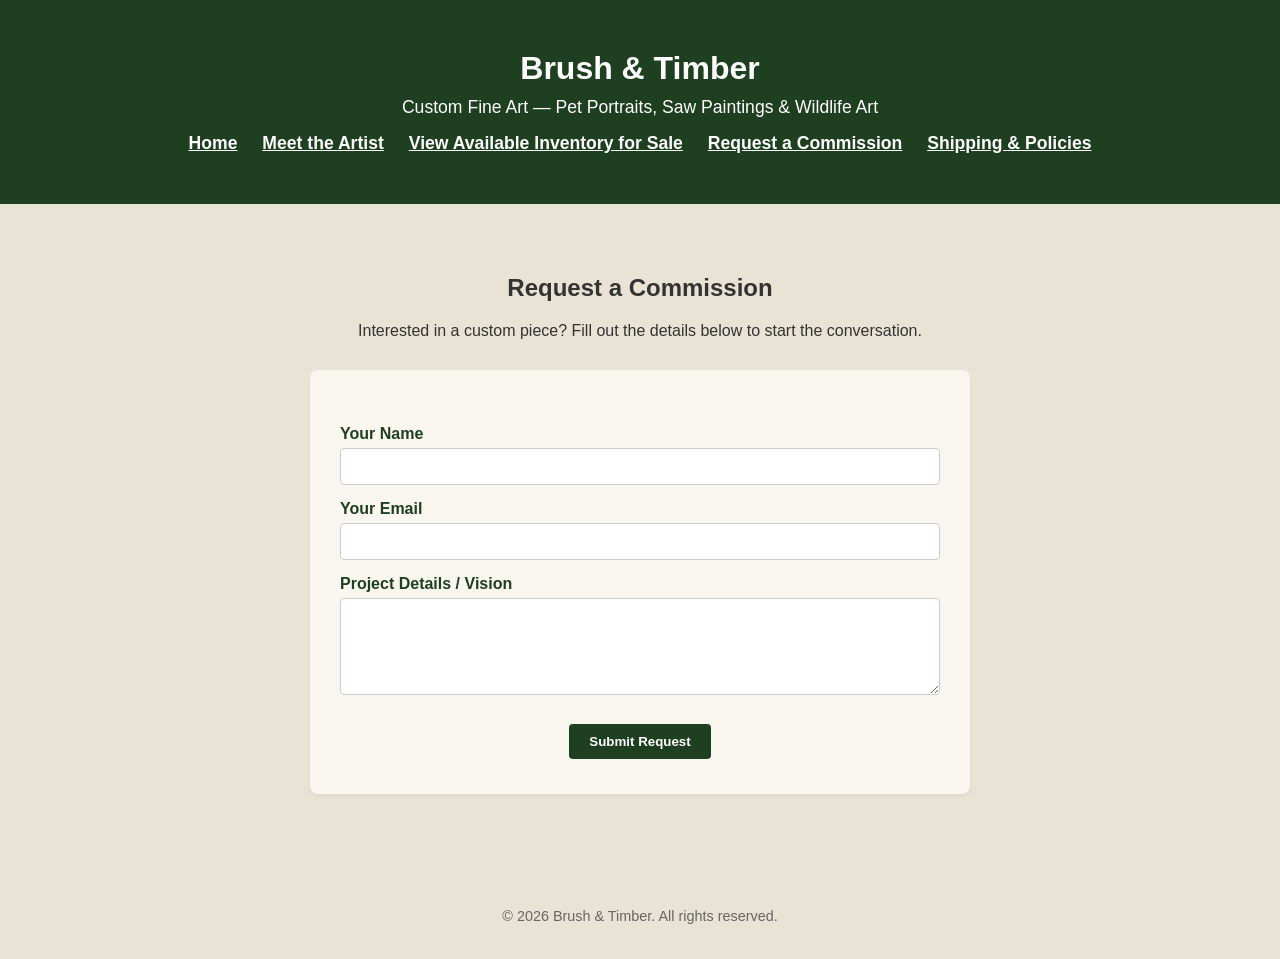
<file: Brush-and-Timber/Request-commission.html>
<!DOCTYPE html>
<html lang="en">
<head>
    <meta charset="UTF-8">
    <meta name="viewport" content="width=device-width, initial-scale=1.0">
    <title>Brush & Timber | Request a Commission</title>
    <link rel="stylesheet" href="style.css">
</head>
<body>
    <header>
        <h1>Brush & Timber</h1>
        <p>Custom Fine Art — Pet Portraits, Saw Paintings & Wildlife Art</p>
        <p style="margin-top: 15px;">
            <a href="index.html" style="color: white; font-weight: bold; text-decoration: underline; margin-right: 20px;">Home</a>
            <a href="about.html" style="color: white; font-weight: bold; text-decoration: underline; margin-right: 20px;">Meet the Artist</a>
            <a href="inventory.html" style="color: white; font-weight: bold; text-decoration: underline; margin-right: 20px;">View Available Inventory for Sale</a>
            <a href="Request-commission.html" style="color: white; font-weight: bold; text-decoration: underline; margin-right: 20px;">Request a Commission</a>
            <a href="shipping.html" style="color: white; font-weight: bold; text-decoration: underline;">Shipping & Policies</a>
        </p>
    </header>

    <section class="content">
        <h2>Request a Commission</h2>
        <p>Interested in a custom piece? Fill out the details below to start the conversation.</p>
        
        <div class="commission-box" style="max-width: 600px; margin: 30px auto; text-align: left;">
            <form action="https://formspree.io/f/xeeyrbgo" method="POST" style="display: flex; flex-direction: column; gap: 15px; margin-top: 20px;">
                <div>
                    <label style="display: block; font-weight: bold; margin-bottom: 5px; color: #1e3f20;">Your Name</label>
                    <input type="text" name="name" required style="width: 100%; padding: 10px; border: 1px solid #ccc; border-radius: 4px; box-sizing: border-box;">
                </div>
                
                <div>
                    <label style="display: block; font-weight: bold; margin-bottom: 5px; color: #1e3f20;">Your Email</label>
                    <input type="email" name="email" required style="width: 100%; padding: 10px; border: 1px solid #ccc; border-radius: 4px; box-sizing: border-box;">
                </div>
                
                <div>
                    <label style="display: block; font-weight: bold; margin-bottom: 5px; color: #1e3f20;">Project Details / Vision</label>
                    <textarea name="message" rows="5" required style="width: 100%; padding: 10px; border: 1px solid #ccc; border-radius: 4px; box-sizing: border-box;"></textarea>
                </div>
                
                <button type="submit" class="btn" style="border: none; cursor: pointer; align-self: center; margin-top: 10px; padding: 10px 20px;">Submit Request</button>
            </form>
        </div>
    </section>

    <footer style="text-align: center; padding: 20px; color: #666; font-size: 0.9rem;">
        <p>&copy; 2026 Brush & Timber. All rights reserved.</p>
    </footer>
</body>
</html>
</file>
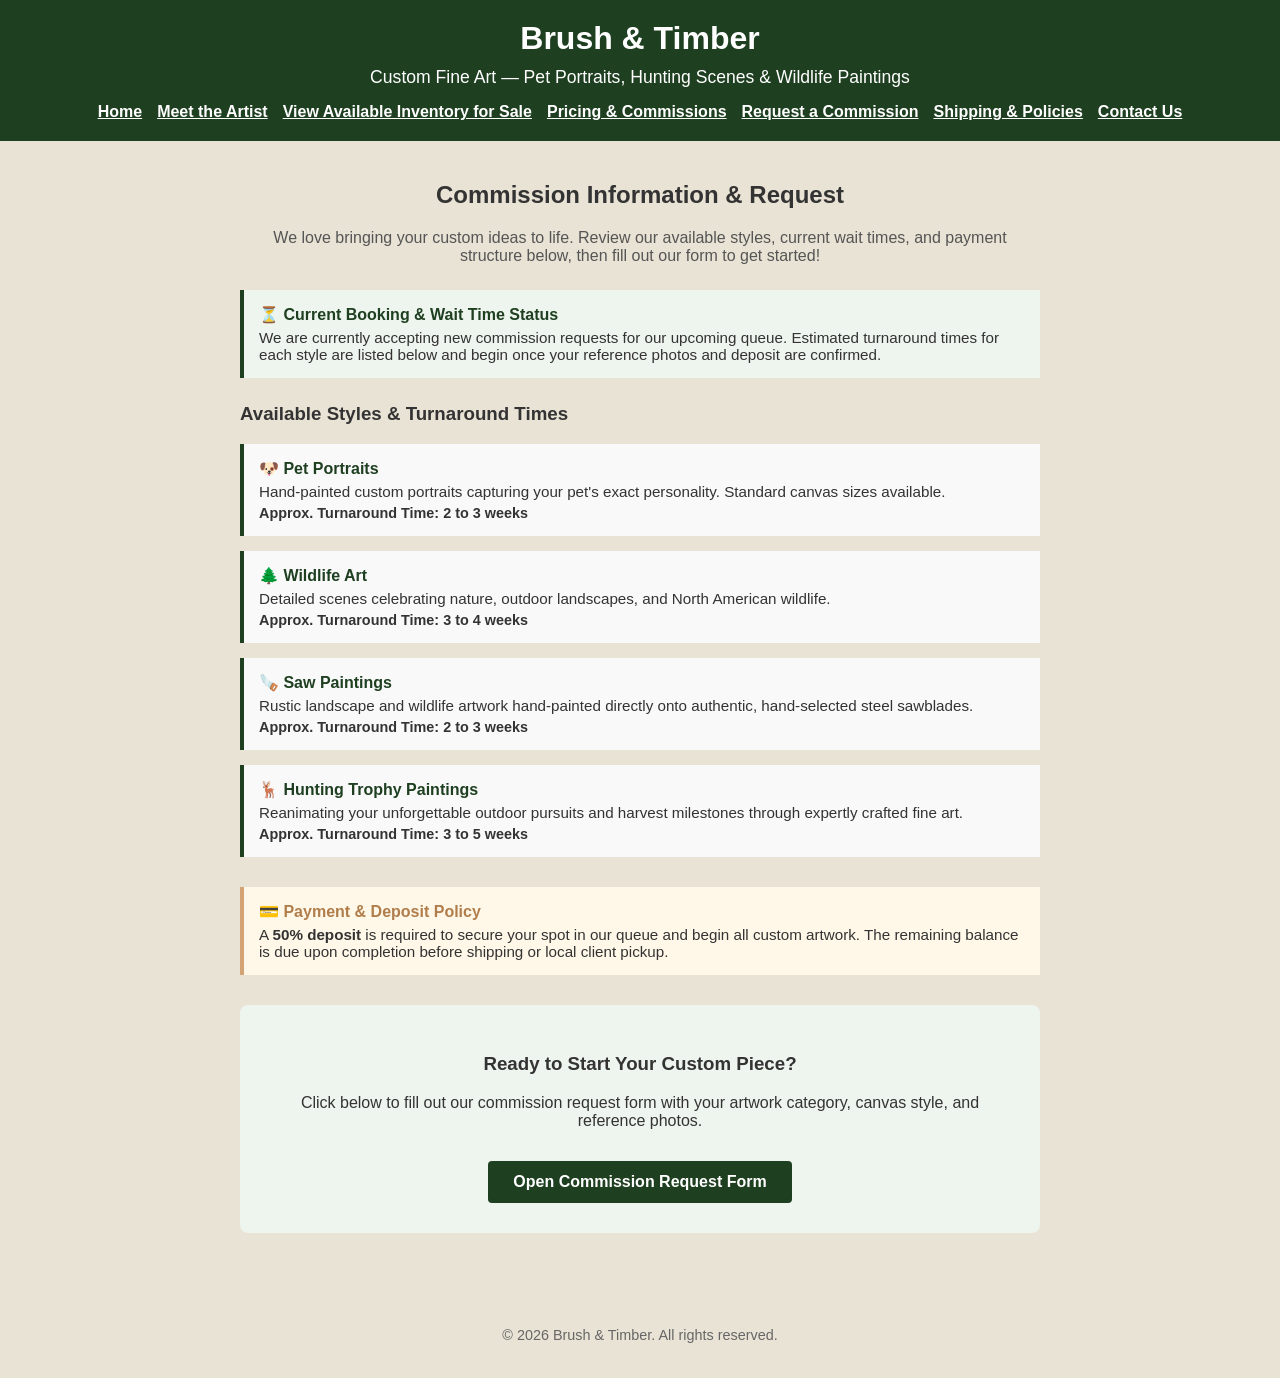
<file: Brush-and-Timber/request-commission.html>
<!DOCTYPE html>
<html lang="en">
<head>
    <meta charset="UTF-8">
    <meta name="viewport" content="width=device-width, initial-scale=1.0">
    <title>Brush & Timber | Request a Commission</title>
    <link rel="stylesheet" href="style.css">
    <link rel="icon" type="image/png" href="wildlife-photo-2.png">
</head>
<body>
    <header style="text-align: center; padding: 20px;">
        <h1>Brush & Timber</h1>
        <p>Custom Fine Art — Pet Portraits, Hunting Scenes & Wildlife Paintings</p>
        
        <!-- RESPONSIVE NAVIGATION (6 Tabs) -->
        <nav style="margin-top: 15px; display: flex; flex-wrap: wrap; justify-content: center; gap: 15px;">
            <a href="index.html" style="color: white; font-weight: bold; text-decoration: underline;">Home</a>
            <a href="about-3.html" style="color: white; font-weight: bold; text-decoration: underline;">Meet the Artist</a>
            <a href="inventory.html" style="color: white; font-weight: bold; text-decoration: underline;">View Available Inventory for Sale</a>
            <a href="pricing.html" style="color: white; font-weight: bold; text-decoration: underline;">Pricing & Commissions</a>
            <a href="request-commission.html" style="color: white; font-weight: bold; text-decoration: underline;">Request a Commission</a>
            <a href="shipping.html" style="color: white; font-weight: bold; text-decoration: underline;">Shipping & Policies</a>
            <a href="contact-us.html" style="color: white; font-weight: bold; text-decoration: underline;">Contact Us</a>
        </nav>
    </header>

    <section class="content" style="max-width: 800px; margin: 0 auto; text-align: left; padding: 20px;">
        <h2 style="text-align: center;">Commission Information & Request</h2>
        <p style="text-align: center; color: #555;">We love bringing your custom ideas to life. Review our available styles, current wait times, and payment structure below, then fill out our form to get started!</p>

        <!-- CURRENT QUEUE / WAIT TIME NOTICE -->
        <div style="background: #eef4ee; border-left: 4px solid #1e3f20; padding: 15px; margin-top: 25px; margin-bottom: 25px;">
            <h4 style="margin: 0 0 5px 0; color: #1e3f20;">⏳ Current Booking & Wait Time Status</h4>
            <p style="margin: 0; font-size: 0.95rem;">We are currently accepting new commission requests for our upcoming queue. Estimated turnaround times for each style are listed below and begin once your reference photos and deposit are confirmed.</p>
        </div>

        <!-- STYLES & TURNAROUND TIMES -->
        <div style="margin-top: 20px;">
            <h3>Available Styles & Turnaround Times</h3>
            
            <div style="background: #f9f9f9; border-left: 4px solid #1e3f20; padding: 15px; margin-bottom: 15px;">
                <h4 style="margin: 0 0 5px 0; color: #1e3f20;">🐶 Pet Portraits</h4>
                <p style="margin: 0; font-size: 0.95rem;">Hand-painted custom portraits capturing your pet's exact personality. Standard canvas sizes available.</p>
                <p style="margin: 5px 0 0 0; font-size: 0.9rem; font-weight: bold;">Approx. Turnaround Time: 2 to 3 weeks</p>
            </div>

            <div style="background: #f9f9f9; border-left: 4px solid #1e3f20; padding: 15px; margin-bottom: 15px;">
                <h4 style="margin: 0 0 5px 0; color: #1e3f20;">🌲 Wildlife Art</h4>
                <p style="margin: 0; font-size: 0.95rem;">Detailed scenes celebrating nature, outdoor landscapes, and North American wildlife.</p>
                <p style="margin: 5px 0 0 0; font-size: 0.9rem; font-weight: bold;">Approx. Turnaround Time: 3 to 4 weeks</p>
            </div>

            <div style="background: #f9f9f9; border-left: 4px solid #1e3f20; padding: 15px; margin-bottom: 15px;">
                <h4 style="margin: 0 0 5px 0; color: #1e3f20;">🪚 Saw Paintings</h4>
                <p style="margin: 0; font-size: 0.95rem;">Rustic landscape and wildlife artwork hand-painted directly onto authentic, hand-selected steel sawblades.</p>
                <p style="margin: 5px 0 0 0; font-size: 0.9rem; font-weight: bold;">Approx. Turnaround Time: 2 to 3 weeks</p>
            </div>

            <div style="background: #f9f9f9; border-left: 4px solid #1e3f20; padding: 15px; margin-bottom: 25px;">
                <h4 style="margin: 0 0 5px 0; color: #1e3f20;">🦌 Hunting Trophy Paintings</h4>
                <p style="margin: 0; font-size: 0.95rem;">Reanimating your unforgettable outdoor pursuits and harvest milestones through expertly crafted fine art.</p>
                <p style="margin: 5px 0 0 0; font-size: 0.9rem; font-weight: bold;">Approx. Turnaround Time: 3 to 5 weeks</p>
            </div>
        </div>

        <!-- PAYMENT POLICY SECTION -->
        <div style="background: #fff8e8; border-left: 4px solid #d4a373; padding: 15px; margin-top: 30px; margin-bottom: 30px;">
            <h4 style="margin: 0 0 5px 0; color: #b07d4b;">💳 Payment & Deposit Policy</h4>
            <p style="margin: 0; font-size: 0.95rem;">A <strong>50% deposit</strong> is required to secure your spot in our queue and begin all custom artwork. The remaining balance is due upon completion before shipping or local client pickup.</p>
        </div>

        <!-- CALL TO ACTION FOR GOOGLE FORM -->
        <div style="text-align: center; background: #eef4ee; padding: 30px; border-radius: 8px; margin-top: 20px;">
            <h3>Ready to Start Your Custom Piece?</h3>
            <p>Click below to fill out our commission request form with your artwork category, canvas style, and reference photos.</p>
            
            <a href="https://forms.gle/nVcAjmLBrxgjtyv56" target="_blank" class="btn" style="display: inline-block; background-color: #1e3f20; color: white; padding: 12px 25px; text-decoration: none; border-radius: 4px; font-weight: bold; margin-top: 15px;">Open Commission Request Form</a>
        </div>

    </section>

    <footer style="text-align: center; padding: 20px; color: #666; font-size: 0.9rem; margin-top: 40px;">
        <p>&copy; 2026 Brush & Timber. All rights reserved.</p>
    </footer>
</body>
</html>
</file>
<file: Brush-and-Timber/style.css>
body {
    font-family: Arial, sans-serif;
    margin: 0;
    padding: 0;
    background: #e9e3d5; /* Shifts the background to a slightly richer, warm artistic cream */
    color: #333;
    text-align: center;
}

header {
    background: #1e3f20;
    color: white;
    padding: 50px 20px;
}

header h1 {
    margin: 0 0 10px 0;
}

header p {
    margin: 0;
    font-size: 1.1em;
}

.content {
    padding: 50px 20px;
    max-width: 1200px; /* Expanded slightly to give 3 columns room to breathe */
    margin: 0 auto;
}

.galleries {
    display: grid;
    grid-template-columns: repeat(3, 1fr); /* Forces exactly 3 columns across */
    justify-content: center;
    gap: 25px;
    margin-top: 40px;
    max-width: 1200px; /* Widened max-width to fit 3 cards comfortably */
    margin-left: auto;
    margin-right: auto;
    padding: 0 15px;
    box-sizing: border-box;
}

/* Automatically switch to 2 columns or 1 column on smaller screens like tablets and phones */
@media (max-width: 900px) {
    .galleries {
        grid-template-columns: repeat(2, 1fr);
    }
}

@media (max-width: 600px) {
    .galleries {
        grid-template-columns: 1fr;
    }
}

.card {
    background: white;
    padding: 25px;
    border-radius: 8px;
    box-shadow: 0 4px 6px rgba(0,0,0,0.1);
    width: 100%;
    max-width: none; /* Allows the card to fill its grid cell equally */
    margin: 0 auto;
    text-align: left;
    box-sizing: border-box;
    display: flex;
    flex-direction: column;
    justify-content: space-between;
    transition: transform 0.2s ease, box-shadow 0.2s ease, border-color 0.2s ease;
    border: 1px solid transparent;
}

.card:hover {
    transform: translateY(-5px);
    box-shadow: 0 8px 20px rgba(0,0,0,0.12);
    border-color: #1e3f20;
}

.card img {
    width: 100%;
    border-radius: 4px;
    margin-bottom: 15px;
    height: auto;
    display: block;
}

.card h3 {
    margin-top: 0;
    color: #1e3f20;
}

.card p {
    color: #666;
    font-size: 0.95em;
    line-height: 1.5;
    margin-bottom: 0;
    flex-grow: 1;
}

.commission-section {
    background: #fff;
    padding: 60px 20px 80px 20px;
    margin-top: 40px;
    border-top: 2px solid #e6dec5;
    border-bottom: 6px solid #1e3f20;
}

.commission-box {
    max-width: 600px;
    margin: 30px auto 0 auto;
    background: #f9f6f0;
    padding: 35px 30px;
    border-radius: 8px;
    text-align: left;
    box-shadow: 0 2px 4px rgba(0,0,0,0.05);
}

.commission-box h3 {
    color: #1e3f20;
    margin-top: 0;
}

.commission-box p {
    color: #555;
    line-height: 1.6;
    margin-bottom: 15px;
}

.btn {
    display: inline-block;
    background: #1e3f20;
    color: white;
    padding: 12px 25px;
    border-radius: 4px;
    text-decoration: none;
    font-weight: bold;
    margin-top: 15px;
}

.btn:hover {
    background: #2c542f;
}
.btn:hover {
    background: #2c542f;
}
</file>
